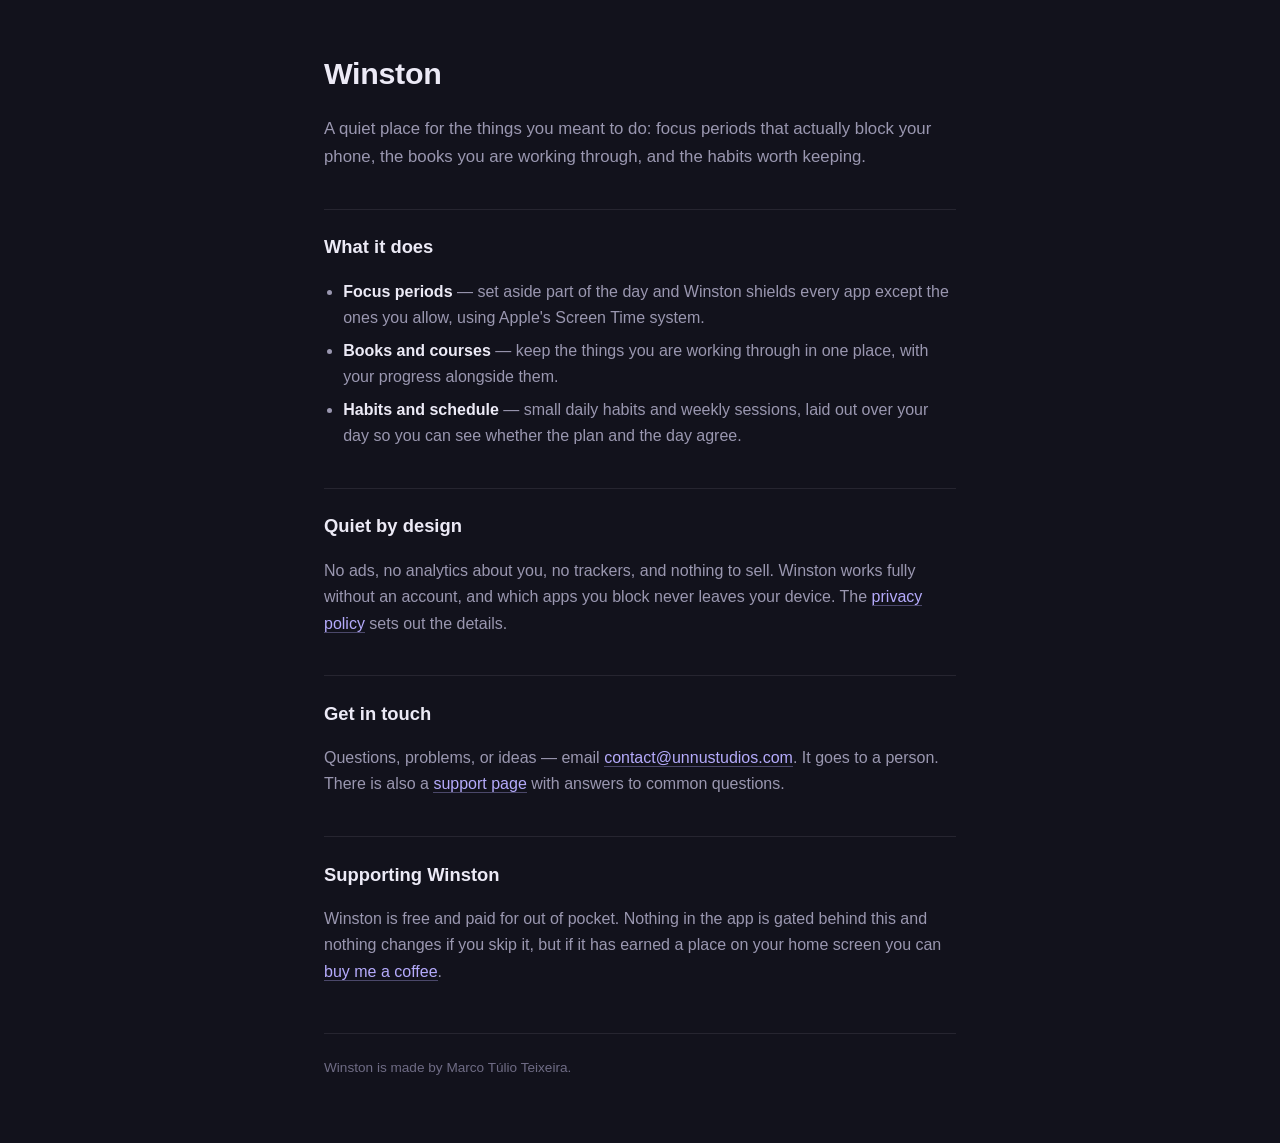
<file: index.html>
<!DOCTYPE html>
<html lang="en">
<head>
<meta charset="utf-8">
<meta name="viewport" content="width=device-width, initial-scale=1">
<title>Winston — A quiet place for your goals</title>
<meta name="description" content="Winston is an iOS goal tracker: focus periods that actually block your phone, the books and courses you are working through, and the habits worth keeping.">
<link rel="stylesheet" href="style.css">
</head>
<body>
<main>

<h1>Winston</h1>
<p class="lead">A quiet place for the things you meant to do: focus periods that actually
block your phone, the books you are working through, and the habits worth keeping.</p>

<h2>What it does</h2>
<ul>
  <li><strong>Focus periods</strong> — set aside part of the day and Winston shields every
      app except the ones you allow, using Apple's Screen Time system.</li>
  <li><strong>Books and courses</strong> — keep the things you are working through in one
      place, with your progress alongside them.</li>
  <li><strong>Habits and schedule</strong> — small daily habits and weekly sessions, laid
      out over your day so you can see whether the plan and the day agree.</li>
</ul>

<h2>Quiet by design</h2>
<p>No ads, no analytics about you, no trackers, and nothing to sell. Winston works fully
without an account, and which apps you block never leaves your device. The
<a href="privacy.html">privacy policy</a> sets out the details.</p>

<h2>Get in touch</h2>
<p>Questions, problems, or ideas — email
<a href="mailto:contact@unnustudios.com">contact@unnustudios.com</a>. It goes to a person.
There is also a <a href="support.html">support page</a> with answers to common questions.</p>

<h2>Supporting Winston</h2>
<p>Winston is free and paid for out of pocket. Nothing in the app is gated behind this and
nothing changes if you skip it, but if it has earned a place on your home screen you can
<a href="https://buymeacoffee.com/omarcoteixeira">buy me a coffee</a>.</p>

<footer>
  <p>Winston is made by Marco Túlio Teixeira.</p>
</footer>

</main>
</body>
</html>
</file>
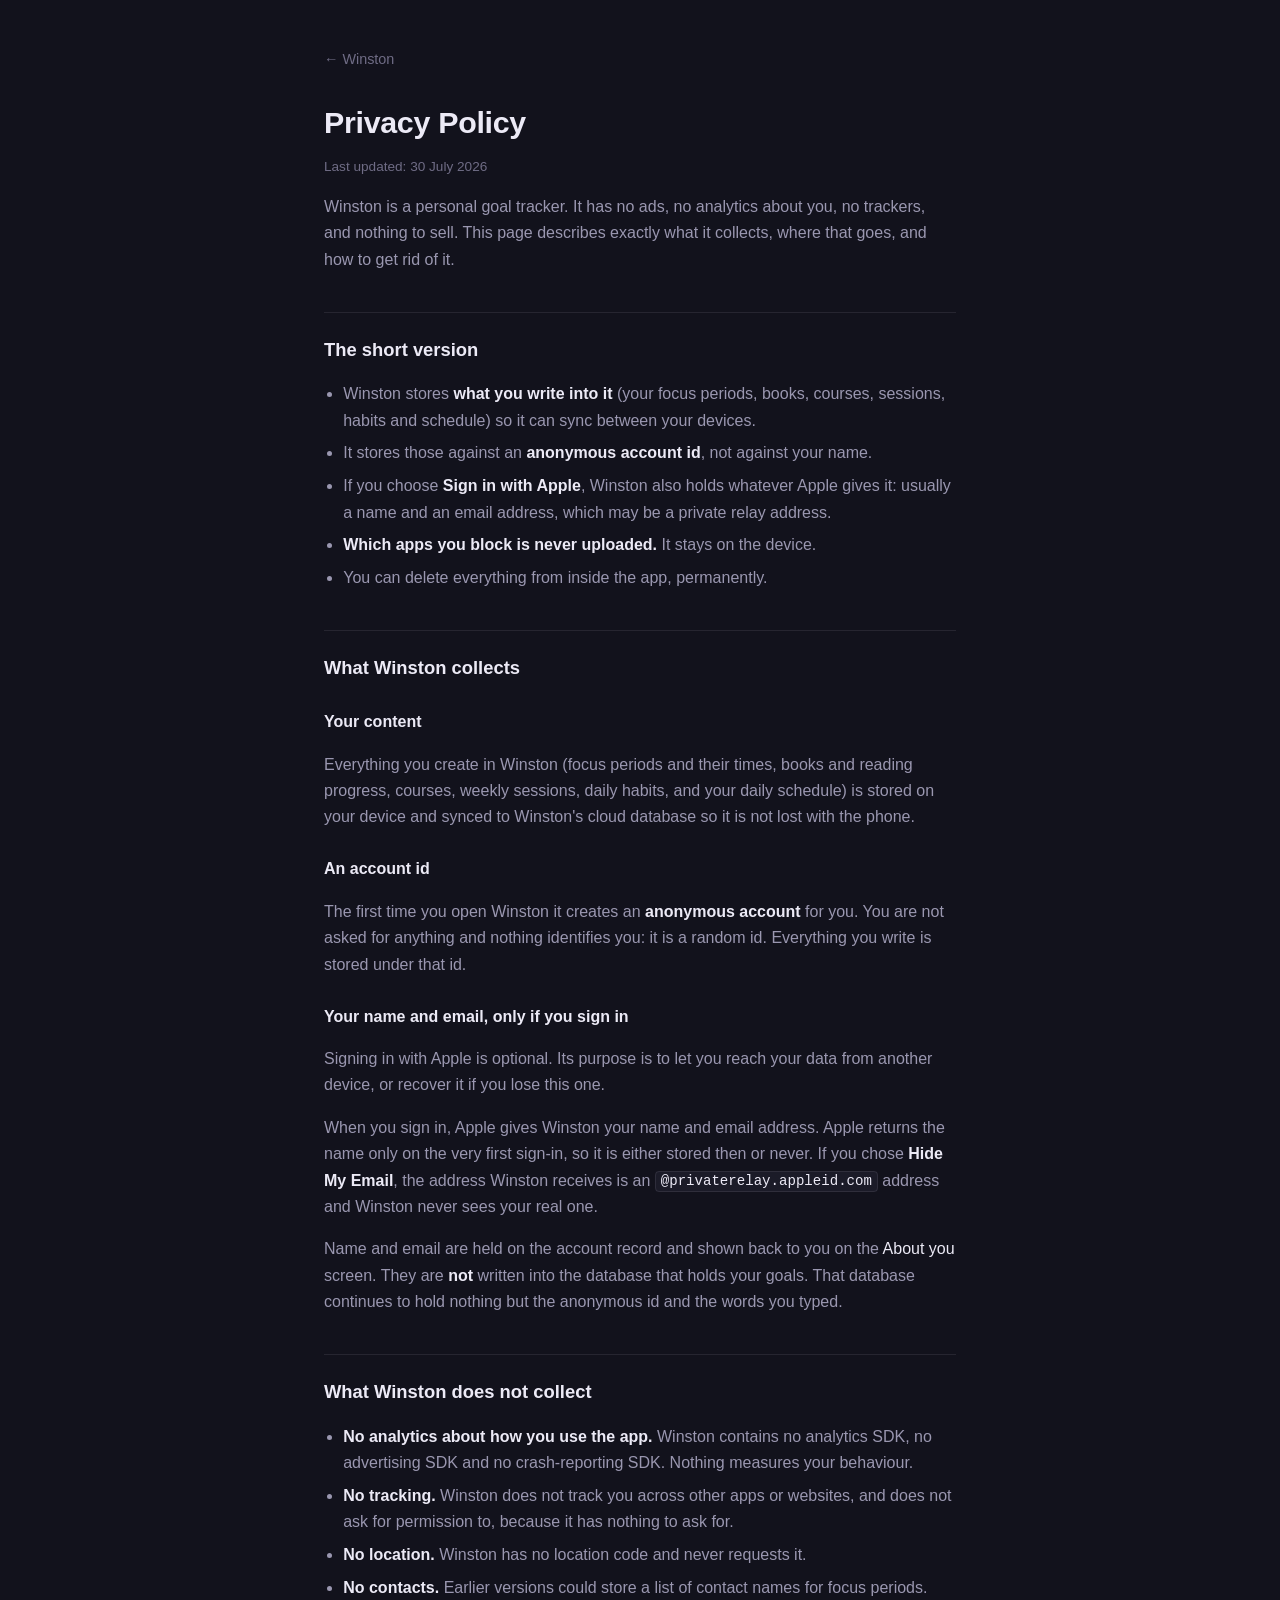
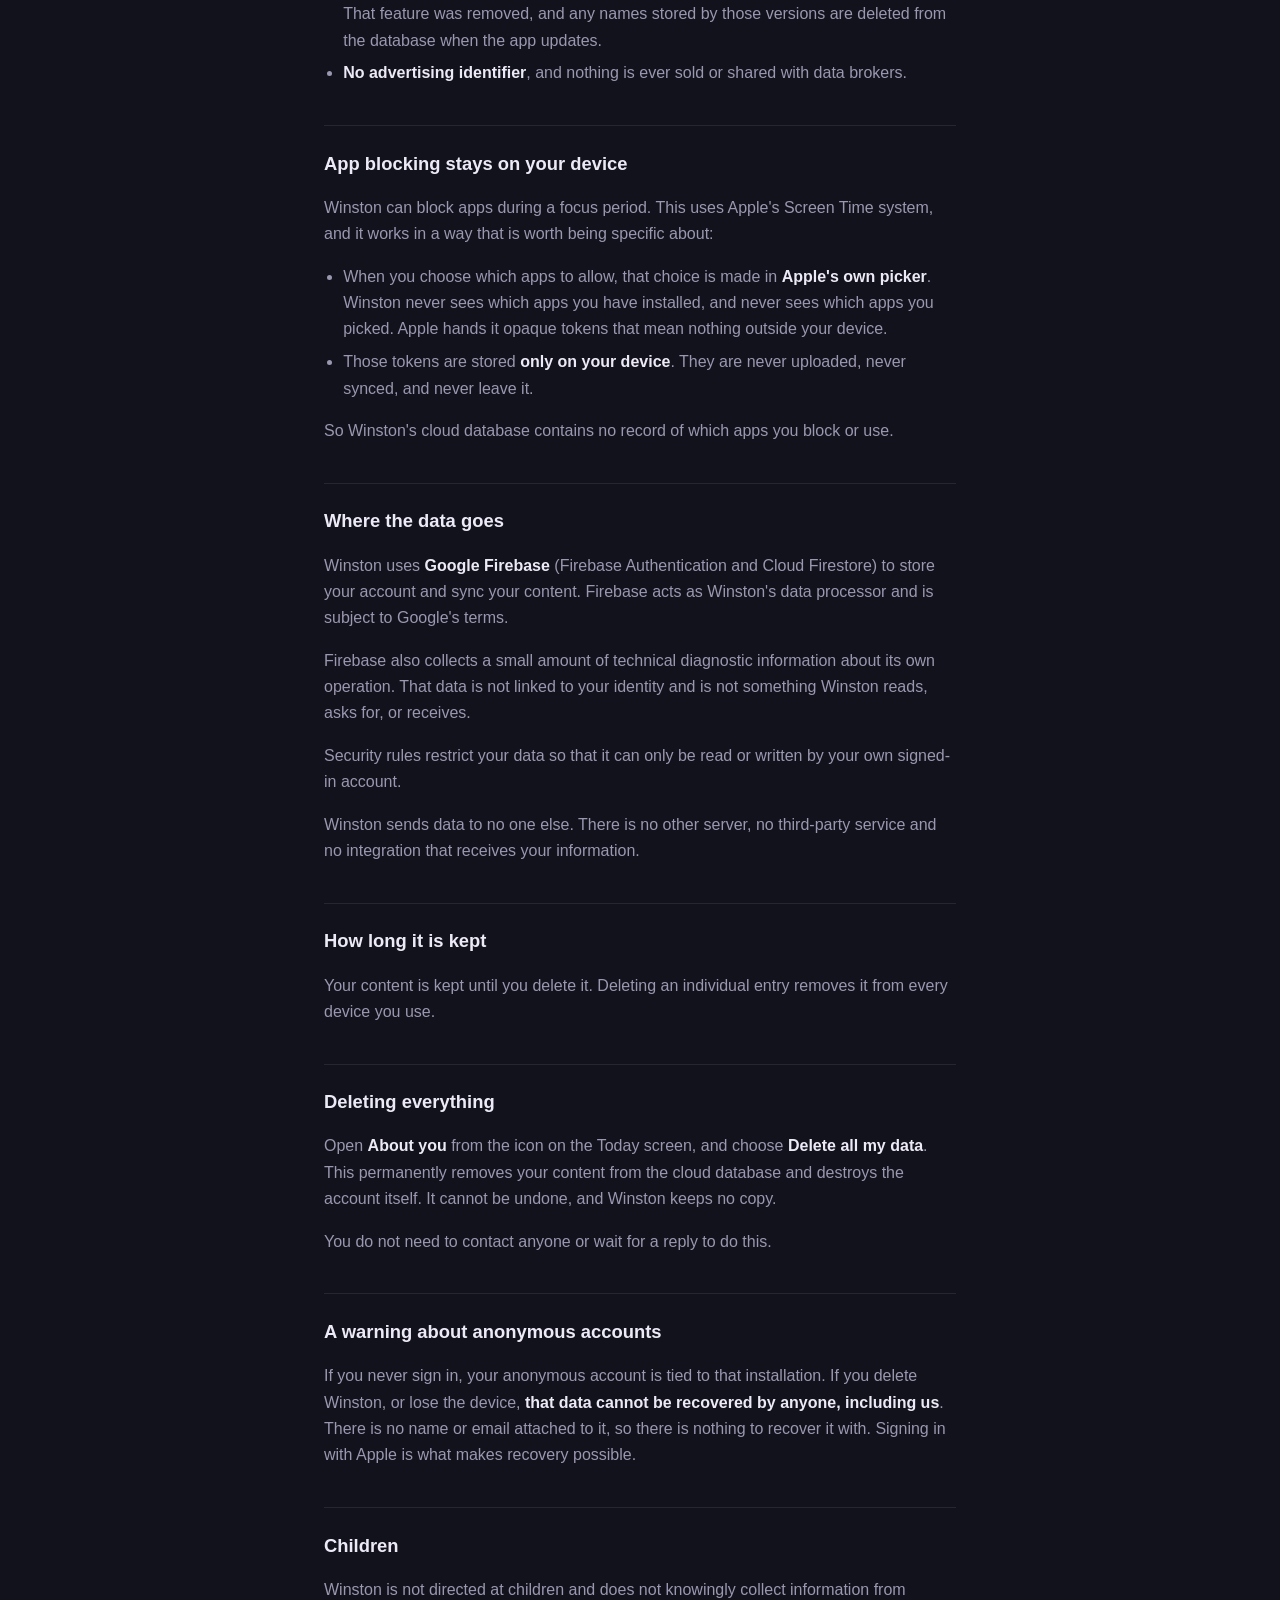
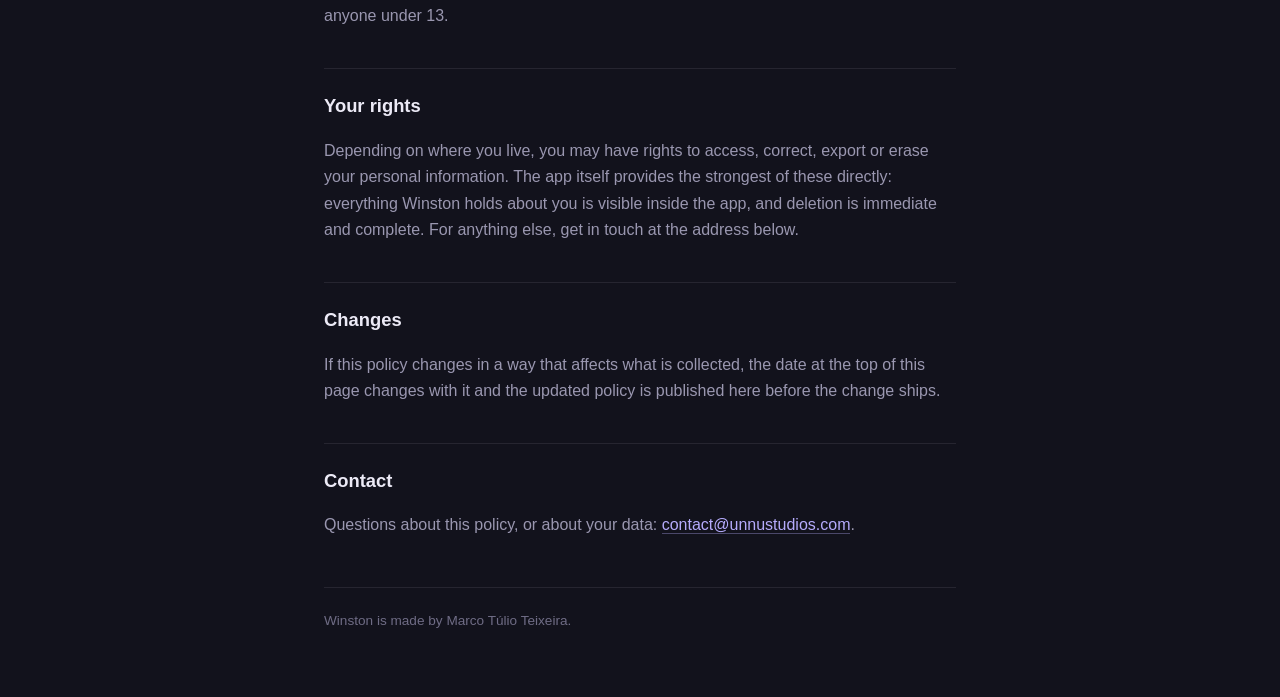
<file: privacy.html>
<!DOCTYPE html>
<html lang="en">
<head>
<meta charset="utf-8">
<meta name="viewport" content="width=device-width, initial-scale=1">
<title>Winston Privacy Policy</title>
<link rel="stylesheet" href="style.css">
</head>
<body>
<main>

<p class="back"><a href="index.html">← Winston</a></p>

<h1>Privacy Policy</h1>
<p class="meta">Last updated: 30 July 2026</p>

<p>Winston is a personal goal tracker. It has no ads, no analytics about you, no trackers,
and nothing to sell. This page describes exactly what it collects, where that goes, and how
to get rid of it.</p>

<h2>The short version</h2>
<ul>
  <li>Winston stores <strong>what you write into it</strong> (your focus periods, books,
      courses, sessions, habits and schedule) so it can sync between your devices.</li>
  <li>It stores those against an <strong>anonymous account id</strong>, not against your name.</li>
  <li>If you choose <strong>Sign in with Apple</strong>, Winston also holds whatever Apple
      gives it: usually a name and an email address, which may be a private relay address.</li>
  <li><strong>Which apps you block is never uploaded.</strong> It stays on the device.</li>
  <li>You can delete everything from inside the app, permanently.</li>
</ul>

<h2>What Winston collects</h2>

<h3>Your content</h3>
<p>Everything you create in Winston (focus periods and their times, books and reading
progress, courses, weekly sessions, daily habits, and your daily schedule) is stored on
your device and synced to Winston's cloud database so it is not lost with the phone.</p>

<h3>An account id</h3>
<p>The first time you open Winston it creates an <strong>anonymous account</strong> for you.
You are not asked for anything and nothing identifies you: it is a random id. Everything you
write is stored under that id.</p>

<h3>Your name and email, only if you sign in</h3>
<p>Signing in with Apple is optional. Its purpose is to let you reach your data from another
device, or recover it if you lose this one.</p>
<p>When you sign in, Apple gives Winston your name and email address. Apple returns the name
only on the very first sign-in, so it is either stored then or never. If you chose
<strong>Hide My Email</strong>, the address Winston receives is an
<code>@privaterelay.appleid.com</code> address and Winston never sees your real one.</p>
<p>Name and email are held on the account record and shown back to you on the
<em>About you</em> screen. They are <strong>not</strong> written into the database that holds
your goals. That database continues to hold nothing but the anonymous id and the words you
typed.</p>

<h2>What Winston does not collect</h2>
<ul>
  <li><strong>No analytics about how you use the app.</strong> Winston contains no analytics
      SDK, no advertising SDK and no crash-reporting SDK. Nothing measures your behaviour.</li>
  <li><strong>No tracking.</strong> Winston does not track you across other apps or websites,
      and does not ask for permission to, because it has nothing to ask for.</li>
  <li><strong>No location.</strong> Winston has no location code and never requests it.</li>
  <li><strong>No contacts.</strong> Earlier versions could store a list of contact names for
      focus periods. That feature was removed, and any names stored by those versions are
      deleted from the database when the app updates.</li>
  <li><strong>No advertising identifier</strong>, and nothing is ever sold or shared with
      data brokers.</li>
</ul>

<h2>App blocking stays on your device</h2>
<p>Winston can block apps during a focus period. This uses Apple's Screen Time system, and
it works in a way that is worth being specific about:</p>
<ul>
  <li>When you choose which apps to allow, that choice is made in <strong>Apple's own
      picker</strong>. Winston never sees which apps you have installed, and never sees which
      apps you picked. Apple hands it opaque tokens that mean nothing outside your device.</li>
  <li>Those tokens are stored <strong>only on your device</strong>. They are never uploaded,
      never synced, and never leave it.</li>
</ul>
<p>So Winston's cloud database contains no record of which apps you block or use.</p>

<h2>Where the data goes</h2>
<p>Winston uses <strong>Google Firebase</strong> (Firebase Authentication and Cloud Firestore)
to store your account and sync your content. Firebase acts as Winston's data processor and is
subject to Google's terms.</p>
<p>Firebase also collects a small amount of technical diagnostic information about its own
operation. That data is not linked to your identity and is not something Winston reads, asks
for, or receives.</p>
<p>Security rules restrict your data so that it can only be read or written by your own
signed-in account.</p>
<p>Winston sends data to no one else. There is no other server, no third-party service and no
integration that receives your information.</p>

<h2>How long it is kept</h2>
<p>Your content is kept until you delete it. Deleting an individual entry removes it from
every device you use.</p>

<h2>Deleting everything</h2>
<p>Open <strong>About you</strong> from the icon on the Today screen, and choose
<strong>Delete all my data</strong>. This permanently removes your content from the cloud
database and destroys the account itself. It cannot be undone, and Winston keeps no copy.</p>
<p>You do not need to contact anyone or wait for a reply to do this.</p>

<h2>A warning about anonymous accounts</h2>
<p>If you never sign in, your anonymous account is tied to that installation. If you delete
Winston, or lose the device, <strong>that data cannot be recovered by anyone, including
us</strong>. There is no name or email attached to it, so there is nothing to recover it
with. Signing in with Apple is what makes recovery possible.</p>

<h2>Children</h2>
<p>Winston is not directed at children and does not knowingly collect information from
anyone under 13.</p>

<h2>Your rights</h2>
<p>Depending on where you live, you may have rights to access, correct, export or erase your
personal information. The app itself provides the strongest of these directly: everything
Winston holds about you is visible inside the app, and deletion is immediate and complete.
For anything else, get in touch at the address below.</p>

<h2>Changes</h2>
<p>If this policy changes in a way that affects what is collected, the date at the top of this
page changes with it and the updated policy is published here before the change ships.</p>

<h2>Contact</h2>
<p>Questions about this policy, or about your data:
<a href="mailto:contact@unnustudios.com">contact@unnustudios.com</a>.</p>

<footer>
  <p>Winston is made by Marco Túlio Teixeira.</p>
</footer>

</main>
</body>
</html>
</file>
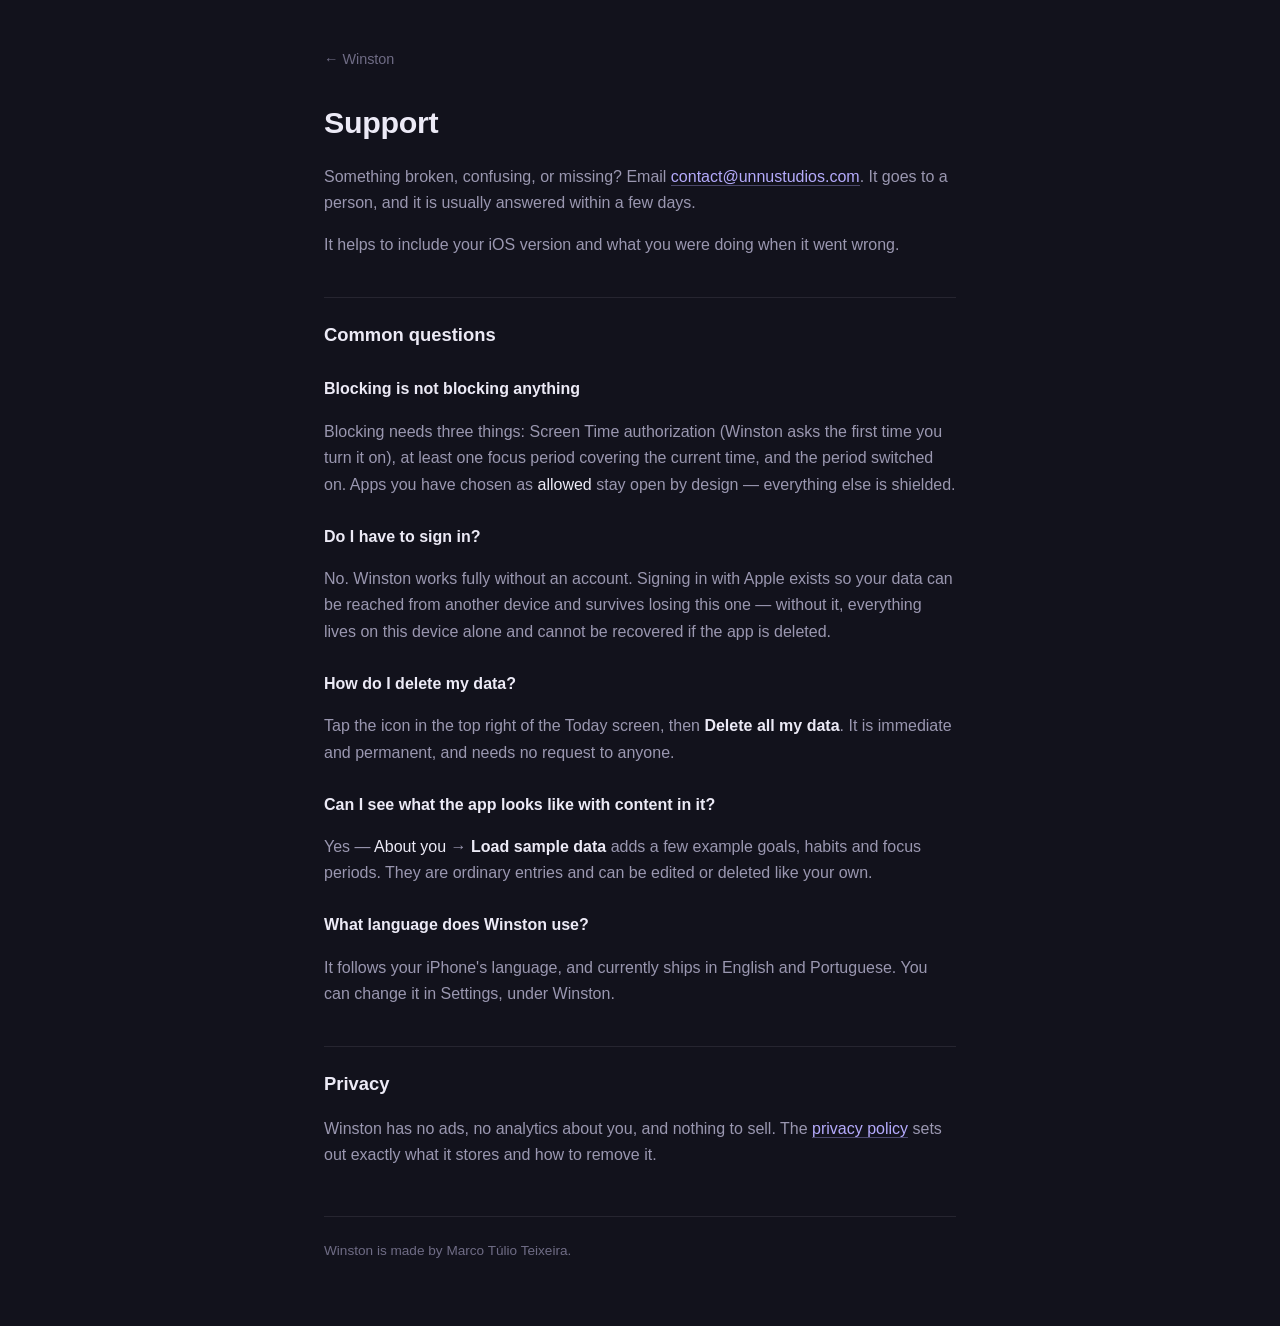
<file: support.html>
<!DOCTYPE html>
<html lang="en">
<head>
<meta charset="utf-8">
<meta name="viewport" content="width=device-width, initial-scale=1">
<title>Winston — Support</title>
<link rel="stylesheet" href="style.css">
</head>
<body>
<main>

<p class="back"><a href="index.html">← Winston</a></p>

<h1>Support</h1>
<p>Something broken, confusing, or missing? Email
<a href="mailto:contact@unnustudios.com">contact@unnustudios.com</a>. It goes to a person,
and it is usually answered within a few days.</p>
<p>It helps to include your iOS version and what you were doing when it went wrong.</p>

<h2>Common questions</h2>

<h3>Blocking is not blocking anything</h3>
<p>Blocking needs three things: Screen Time authorization (Winston asks the first time you
turn it on), at least one focus period covering the current time, and the period switched on.
Apps you have chosen as <em>allowed</em> stay open by design — everything else is shielded.</p>

<h3>Do I have to sign in?</h3>
<p>No. Winston works fully without an account. Signing in with Apple exists so your data can
be reached from another device and survives losing this one — without it, everything lives on
this device alone and cannot be recovered if the app is deleted.</p>

<h3>How do I delete my data?</h3>
<p>Tap the icon in the top right of the Today screen, then <strong>Delete all my data</strong>.
It is immediate and permanent, and needs no request to anyone.</p>

<h3>Can I see what the app looks like with content in it?</h3>
<p>Yes — <em>About you</em> → <strong>Load sample data</strong> adds a few example goals,
habits and focus periods. They are ordinary entries and can be edited or deleted like your own.</p>

<h3>What language does Winston use?</h3>
<p>It follows your iPhone's language, and currently ships in English and Portuguese. You can
change it in Settings, under Winston.</p>

<h2>Privacy</h2>
<p>Winston has no ads, no analytics about you, and nothing to sell. The
<a href="privacy.html">privacy policy</a> sets out exactly what it stores and how to remove it.</p>

<footer>
  <p>Winston is made by Marco Túlio Teixeira.</p>
</footer>

</main>
</body>
</html>
</file>
<file: style.css>
/* Deliberately one small stylesheet with no build step, no framework and no fonts to fetch:
   these two pages exist to be read and to load from anywhere, including a reviewer's browser
   on a bad connection. Colours follow the app's own palette. */

:root {
  --bg: #12121c;
  --surface: #1b1b28;
  --text: #eceaf6;
  --muted: #9a97b0;
  --dim: #6f6c85;
  --accent: #b5abfc;
  --border: rgba(236, 234, 246, 0.09);
}

* { box-sizing: border-box; }

body {
  margin: 0;
  background: var(--bg);
  color: var(--text);
  font: 16px/1.65 -apple-system, BlinkMacSystemFont, "Segoe UI", Roboto, Helvetica, Arial, sans-serif;
  -webkit-text-size-adjust: 100%;
}

main {
  max-width: 42rem;
  margin: 0 auto;
  padding: 3rem 1.25rem 4rem;
}

h1 {
  font-size: 1.9rem;
  font-weight: 600;
  letter-spacing: -0.01em;
  margin: 0 0 0.5rem;
}

h2 {
  font-size: 1.15rem;
  font-weight: 600;
  margin: 2.4rem 0 0.6rem;
  padding-top: 1.4rem;
  border-top: 1px solid var(--border);
}

h3 {
  font-size: 1rem;
  font-weight: 600;
  margin: 1.6rem 0 0.4rem;
  color: var(--text);
}

p, li { color: var(--muted); }
li { margin-bottom: 0.4rem; }
ul { padding-left: 1.2rem; }

strong { color: var(--text); font-weight: 600; }
em { color: var(--text); font-style: normal; }

a { color: var(--accent); text-decoration: none; border-bottom: 1px solid rgba(181, 171, 252, 0.35); }
a:hover { border-bottom-color: var(--accent); }

code {
  background: var(--surface);
  border: 1px solid var(--border);
  border-radius: 4px;
  padding: 0.1em 0.35em;
  font-size: 0.88em;
  color: var(--text);
}

.lead { font-size: 1.05rem; color: var(--muted); margin-bottom: 0.5rem; }
.meta { color: var(--dim); font-size: 0.85rem; margin-top: 0; }
.back { margin: 0 0 1.6rem; font-size: 0.9rem; }
.back a { border-bottom: none; color: var(--dim); }
.back a:hover { color: var(--accent); }

footer {
  margin-top: 3rem;
  padding-top: 1.4rem;
  border-top: 1px solid var(--border);
}
footer p { color: var(--dim); font-size: 0.85rem; margin: 0; }
</file>
